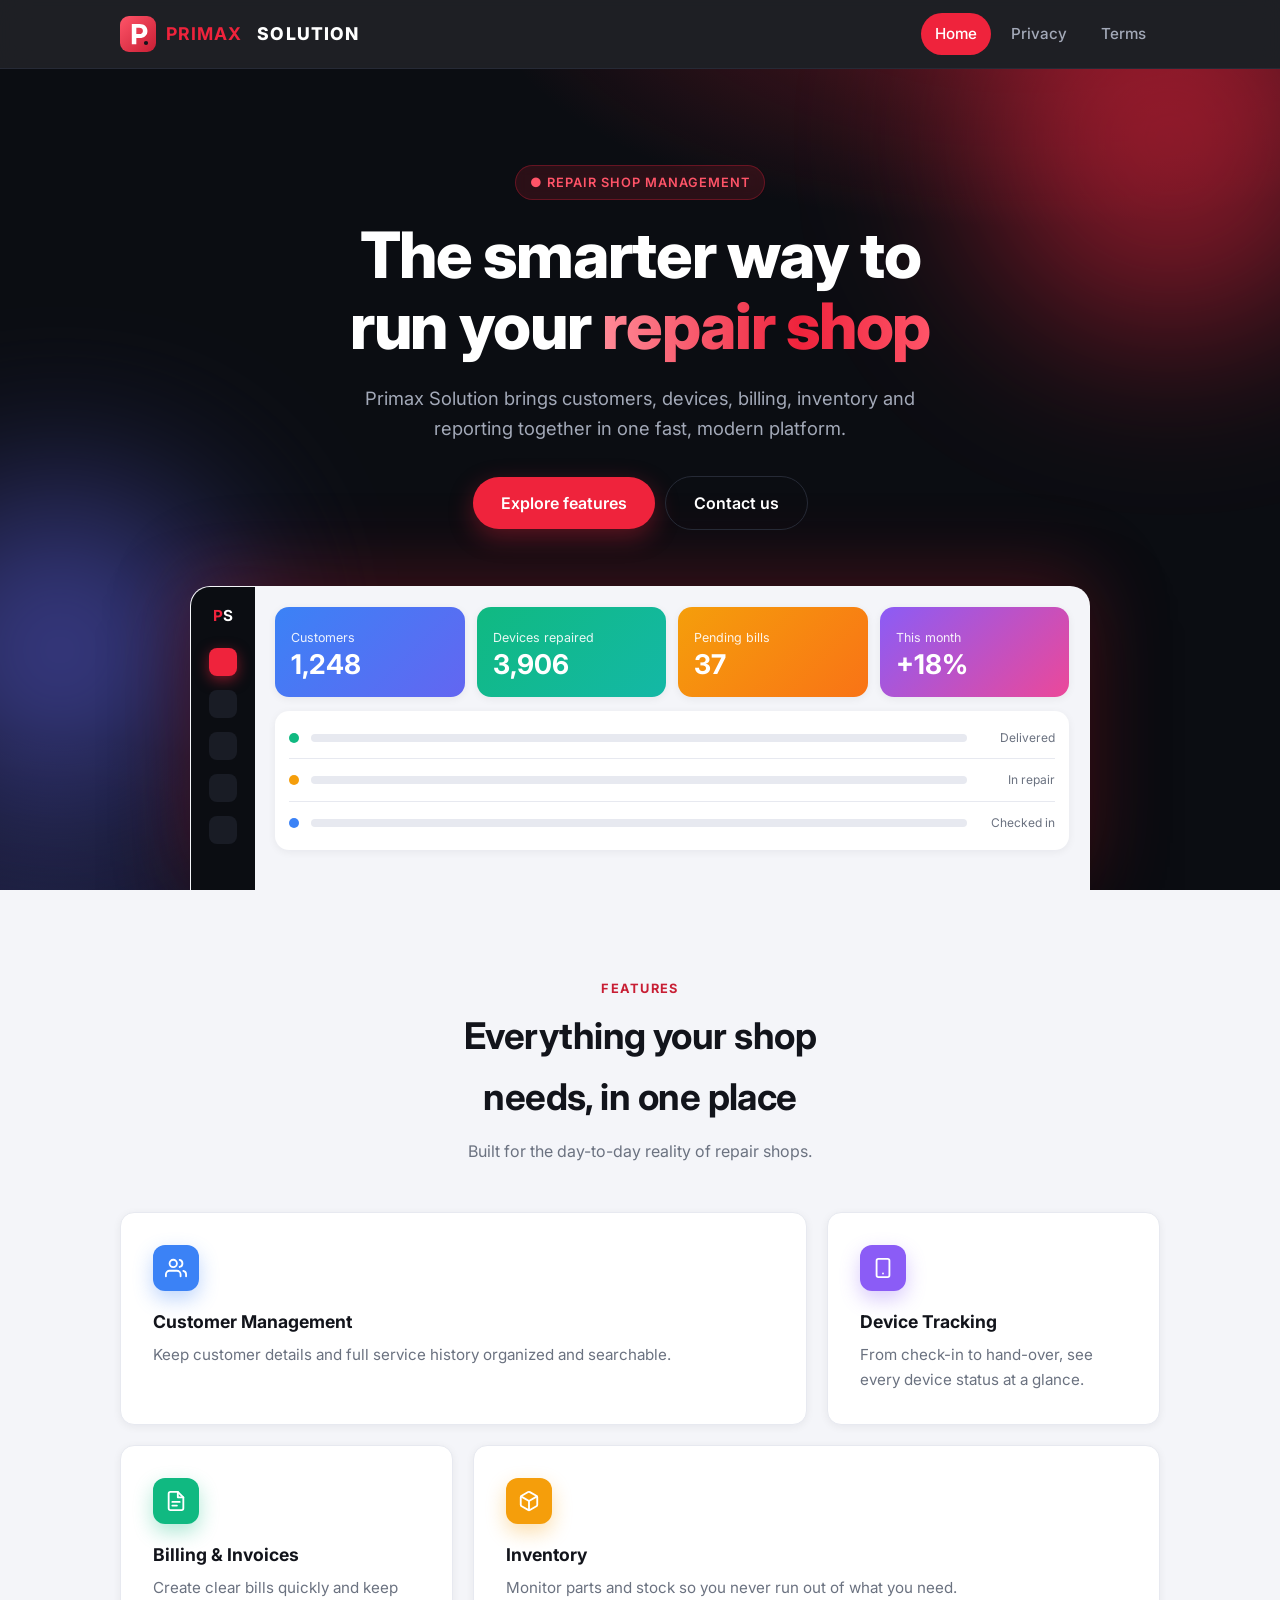
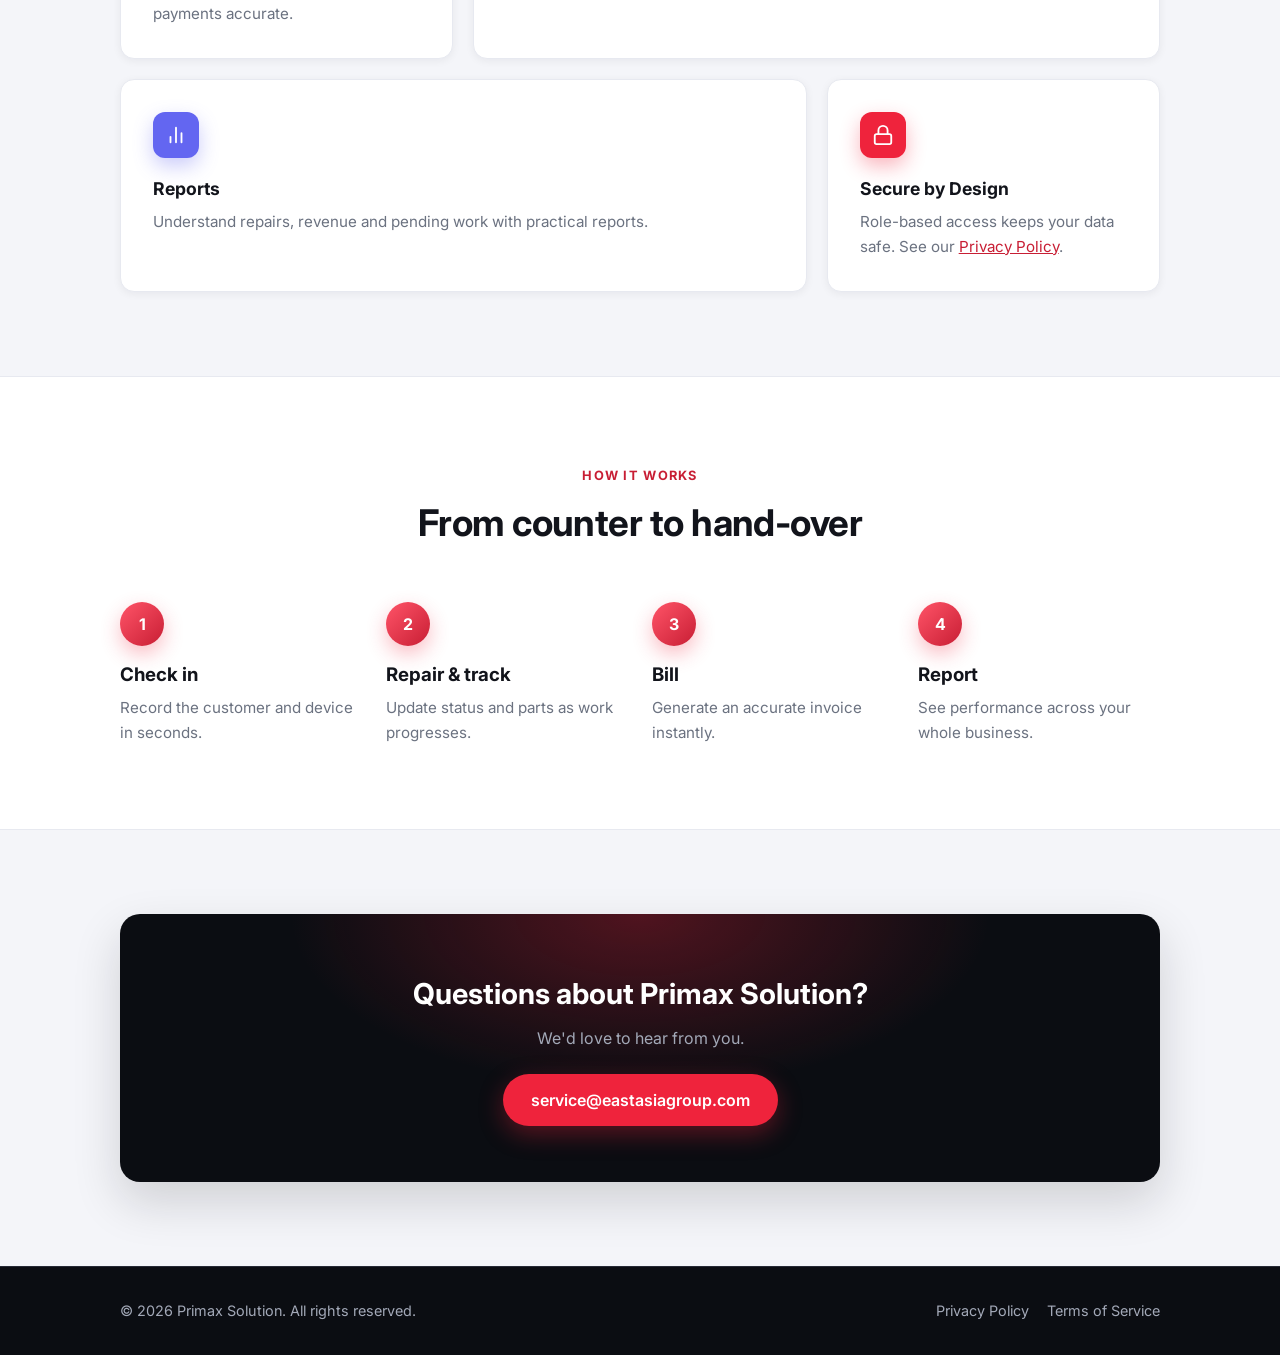
<file: index.html>
<!DOCTYPE html>
<html lang="en">
<head>
<meta charset="UTF-8">
<meta name="viewport" content="width=device-width, initial-scale=1">
<title>Primax Solution – Repair Shop Management Software</title>
<meta name="description" content="Primax Solution helps repair shops manage customers, devices, billing, inventory and reports in one place.">
<link rel="preconnect" href="https://fonts.googleapis.com">
<link rel="preconnect" href="https://fonts.gstatic.com" crossorigin>
<link href="https://fonts.googleapis.com/css2?family=Inter:wght@400;500;600;700;800&display=swap" rel="stylesheet">
<link rel="icon" type="image/png" href="assets/favicon.png">
<link rel="apple-touch-icon" href="assets/apple-touch-icon.png">
<link rel="stylesheet" href="style.css">
</head>
<body>
<header class="site"><div class="container">
<a class="logo" href="index.html"><img src="assets/logo.svg" alt="" width="36" height="36"><b>PRIMAX</b><span class="sol">&nbsp;SOLUTION</span></a>
<nav>
<a href="index.html" class="active">Home</a>
<a href="privacy-policy.html">Privacy</a>
<a href="terms-of-service.html">Terms</a>
</nav></div></header>
<section class="hero"><span class="orb o1"></span><span class="orb o2"></span><div class="container">
<span class="eyebrow">&#9679; Repair shop management</span>
<h1>The smarter way to run your <em>repair shop</em></h1>
<p class="lead">Primax Solution brings customers, devices, billing, inventory and reporting together in one fast, modern platform.</p>
<a class="btn btn-primary" href="#features">Explore features</a><a class="btn btn-ghost" href="#contact">Contact us</a>
<div class="mock">
<div class="mock-side"><b>P<span>S</span></b><i class="on"></i><i></i><i></i><i></i><i></i></div>
<div class="mock-main">
<div class="stats">
<div class="stat s1"><span>Customers</span><b>1,248</b></div>
<div class="stat s2"><span>Devices repaired</span><b>3,906</b></div>
<div class="stat s3"><span>Pending bills</span><b>37</b></div>
<div class="stat s4"><span>This month</span><b>+18%</b></div>
</div>
<div class="rows"><div><em class="d g"></em><u></u><s>Delivered</s></div><div><em class="d a"></em><u></u><s>In repair</s></div><div><em class="d b"></em><u></u><s>Checked in</s></div></div>
</div></div>
<p class="note">Illustrative preview</p>
</div></section>
<section class="block" id="features"><div class="container">
<div class="head reveal"><span class="tag">Features</span><h2>Everything your shop needs, in one place</h2><p>Built for the day-to-day reality of repair shops.</p></div>
<div class="bento">
<div class="card reveal wide"><div class="icon" style="background:#3b82f6;box-shadow:0 8px 20px #3b82f655"><svg viewBox="0 0 24 24"><path d="M17 21v-2a4 4 0 0 0-4-4H5a4 4 0 0 0-4 4v2"/><circle cx="9" cy="7" r="4"/><path d="M23 21v-2a4 4 0 0 0-3-3.87M16 3.13a4 4 0 0 1 0 7.75"/></svg></div><h3>Customer Management</h3><p>Keep customer details and full service history organized and searchable.</p></div>
<div class="card reveal "><div class="icon" style="background:#8b5cf6;box-shadow:0 8px 20px #8b5cf655"><svg viewBox="0 0 24 24"><rect x="5" y="2" width="14" height="20" rx="2"/><path d="M12 18h.01"/></svg></div><h3>Device Tracking</h3><p>From check-in to hand-over, see every device status at a glance.</p></div>
<div class="card reveal "><div class="icon" style="background:#10b981;box-shadow:0 8px 20px #10b98155"><svg viewBox="0 0 24 24"><path d="M14 2H6a2 2 0 0 0-2 2v16a2 2 0 0 0 2 2h12a2 2 0 0 0 2-2V8z"/><path d="M14 2v6h6M8 13h8M8 17h5"/></svg></div><h3>Billing &amp; Invoices</h3><p>Create clear bills quickly and keep payments accurate.</p></div>
<div class="card reveal wide"><div class="icon" style="background:#f59e0b;box-shadow:0 8px 20px #f59e0b55"><svg viewBox="0 0 24 24"><path d="M21 16V8a2 2 0 0 0-1-1.73l-7-4a2 2 0 0 0-2 0l-7 4A2 2 0 0 0 3 8v8a2 2 0 0 0 1 1.73l7 4a2 2 0 0 0 2 0l7-4A2 2 0 0 0 21 16z"/><path d="M3.27 6.96 12 12.01l8.73-5.05M12 22.08V12"/></svg></div><h3>Inventory</h3><p>Monitor parts and stock so you never run out of what you need.</p></div>
<div class="card reveal wide"><div class="icon" style="background:#6366f1;box-shadow:0 8px 20px #6366f155"><svg viewBox="0 0 24 24"><path d="M18 20V10M12 20V4M6 20v-6"/></svg></div><h3>Reports</h3><p>Understand repairs, revenue and pending work with practical reports.</p></div>
<div class="card reveal "><div class="icon" style="background:#ef233c;box-shadow:0 8px 20px #ef233c55"><svg viewBox="0 0 24 24"><rect x="3" y="11" width="18" height="11" rx="2"/><path d="M7 11V7a5 5 0 0 1 10 0v4"/></svg></div><h3>Secure by Design</h3><p>Role-based access keeps your data safe. See our <a href="privacy-policy.html">Privacy Policy</a>.</p></div>
</div></div></section>
<section class="block steps-sec"><div class="container">
<div class="head reveal"><span class="tag">How it works</span><h2>From counter to hand-over</h2></div>
<div class="steps">
<div class="step reveal"><span>1</span><h3>Check in</h3><p>Record the customer and device in seconds.</p></div>
<div class="step reveal"><span>2</span><h3>Repair &amp; track</h3><p>Update status and parts as work progresses.</p></div>
<div class="step reveal"><span>3</span><h3>Bill</h3><p>Generate an accurate invoice instantly.</p></div>
<div class="step reveal"><span>4</span><h3>Report</h3><p>See performance across your whole business.</p></div>
</div></div></section>
<section class="block" id="contact"><div class="container">
<div class="cta reveal"><h2>Questions about Primax Solution?</h2><p>We'd love to hear from you.</p>
<a class="btn btn-primary" href="mailto:service@eastasiagroup.com">service@eastasiagroup.com</a></div>
</div></section>
<script>
const io=new IntersectionObserver(e=>e.forEach(x=>{if(x.isIntersecting){x.target.classList.add('in');io.unobserve(x.target)}}),{threshold:.12});
document.querySelectorAll('.reveal').forEach(el=>io.observe(el));
</script>
<footer class="site"><div class="container">
<div>&copy; <script>document.write(new Date().getFullYear())</script> Primax Solution. All rights reserved.</div>
<div><a href="privacy-policy.html">Privacy Policy</a><a href="terms-of-service.html">Terms of Service</a></div>
</div></footer>
</body></html>
</file>
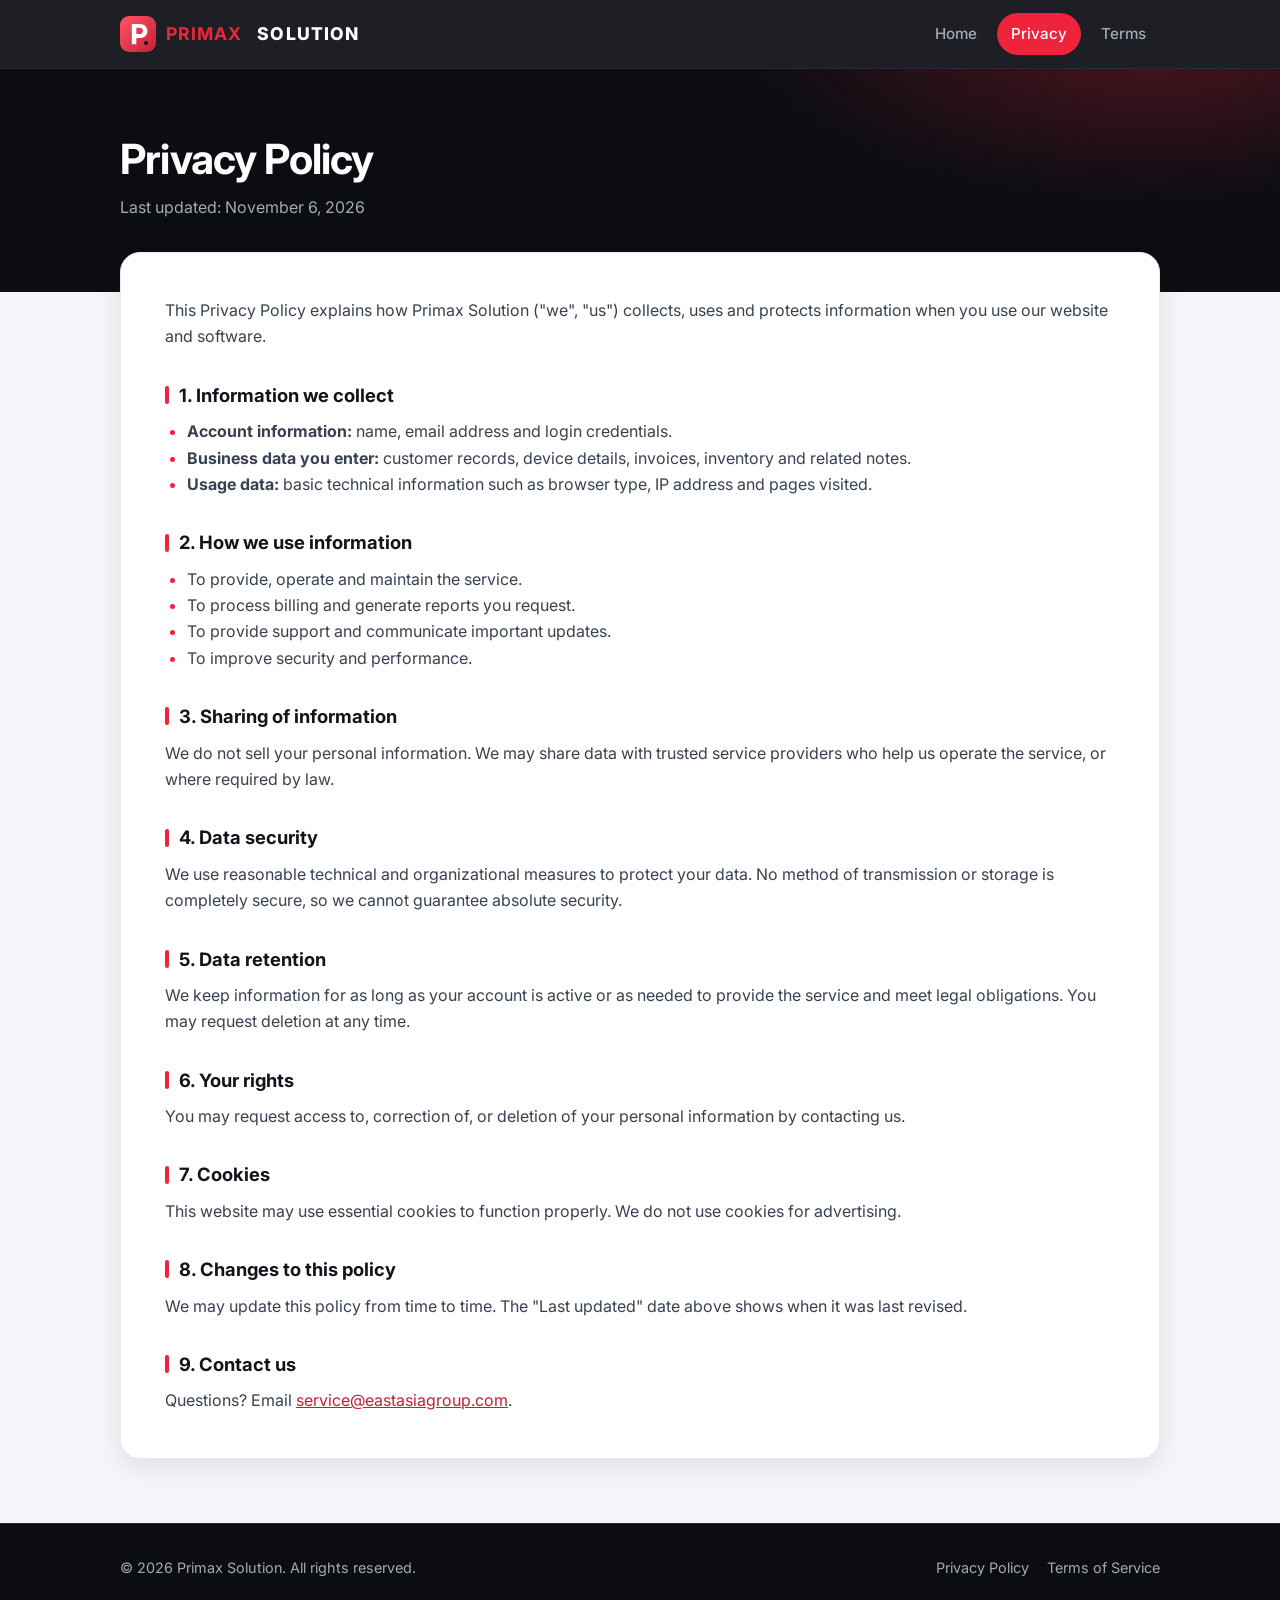
<file: privacy-policy.html>
<!DOCTYPE html>
<html lang="en">
<head>
<meta charset="UTF-8">
<meta name="viewport" content="width=device-width, initial-scale=1">
<title>Privacy Policy – Primax Solution</title>
<meta name="description" content="How Primax Solution collects, uses and protects your information.">
<link rel="preconnect" href="https://fonts.googleapis.com">
<link rel="preconnect" href="https://fonts.gstatic.com" crossorigin>
<link href="https://fonts.googleapis.com/css2?family=Inter:wght@400;500;600;700;800&display=swap" rel="stylesheet">
<link rel="icon" type="image/png" href="assets/favicon.png">
<link rel="apple-touch-icon" href="assets/apple-touch-icon.png">
<link rel="stylesheet" href="style.css">
</head>
<body>
<header class="site"><div class="container">
<a class="logo" href="index.html"><img src="assets/logo.svg" alt="" width="36" height="36"><b>PRIMAX</b><span class="sol">&nbsp;SOLUTION</span></a>
<nav>
<a href="index.html">Home</a>
<a href="privacy-policy.html" class="active">Privacy</a>
<a href="terms-of-service.html">Terms</a>
</nav></div></header>
<div class="page-head"><div class="container"><h1>Privacy Policy</h1><p>Last updated: November 6, 2026</p></div></div>
<main class="doc"><div class="container"><div class="paper">
<p>This Privacy Policy explains how Primax Solution ("we", "us") collects, uses and protects information when you use our website and software.</p>
<h2>1. Information we collect</h2>
<ul>
<li><strong>Account information:</strong> name, email address and login credentials.</li>
<li><strong>Business data you enter:</strong> customer records, device details, invoices, inventory and related notes.</li>
<li><strong>Usage data:</strong> basic technical information such as browser type, IP address and pages visited.</li>
</ul>
<h2>2. How we use information</h2>
<ul>
<li>To provide, operate and maintain the service.</li>
<li>To process billing and generate reports you request.</li>
<li>To provide support and communicate important updates.</li>
<li>To improve security and performance.</li>
</ul>
<h2>3. Sharing of information</h2>
<p>We do not sell your personal information. We may share data with trusted service providers who help us operate the service, or where required by law.</p>
<h2>4. Data security</h2>
<p>We use reasonable technical and organizational measures to protect your data. No method of transmission or storage is completely secure, so we cannot guarantee absolute security.</p>
<h2>5. Data retention</h2>
<p>We keep information for as long as your account is active or as needed to provide the service and meet legal obligations. You may request deletion at any time.</p>
<h2>6. Your rights</h2>
<p>You may request access to, correction of, or deletion of your personal information by contacting us.</p>
<h2>7. Cookies</h2>
<p>This website may use essential cookies to function properly. We do not use cookies for advertising.</p>
<h2>8. Changes to this policy</h2>
<p>We may update this policy from time to time. The "Last updated" date above shows when it was last revised.</p>
<h2>9. Contact us</h2>
<p>Questions? Email <a href="mailto:service@eastasiagroup.com">service@eastasiagroup.com</a>.</p>
</div></div></main>
<footer class="site"><div class="container">
<div>&copy; <script>document.write(new Date().getFullYear())</script> Primax Solution. All rights reserved.</div>
<div><a href="privacy-policy.html">Privacy Policy</a><a href="terms-of-service.html">Terms of Service</a></div>
</div></footer>
</body></html>
</file>
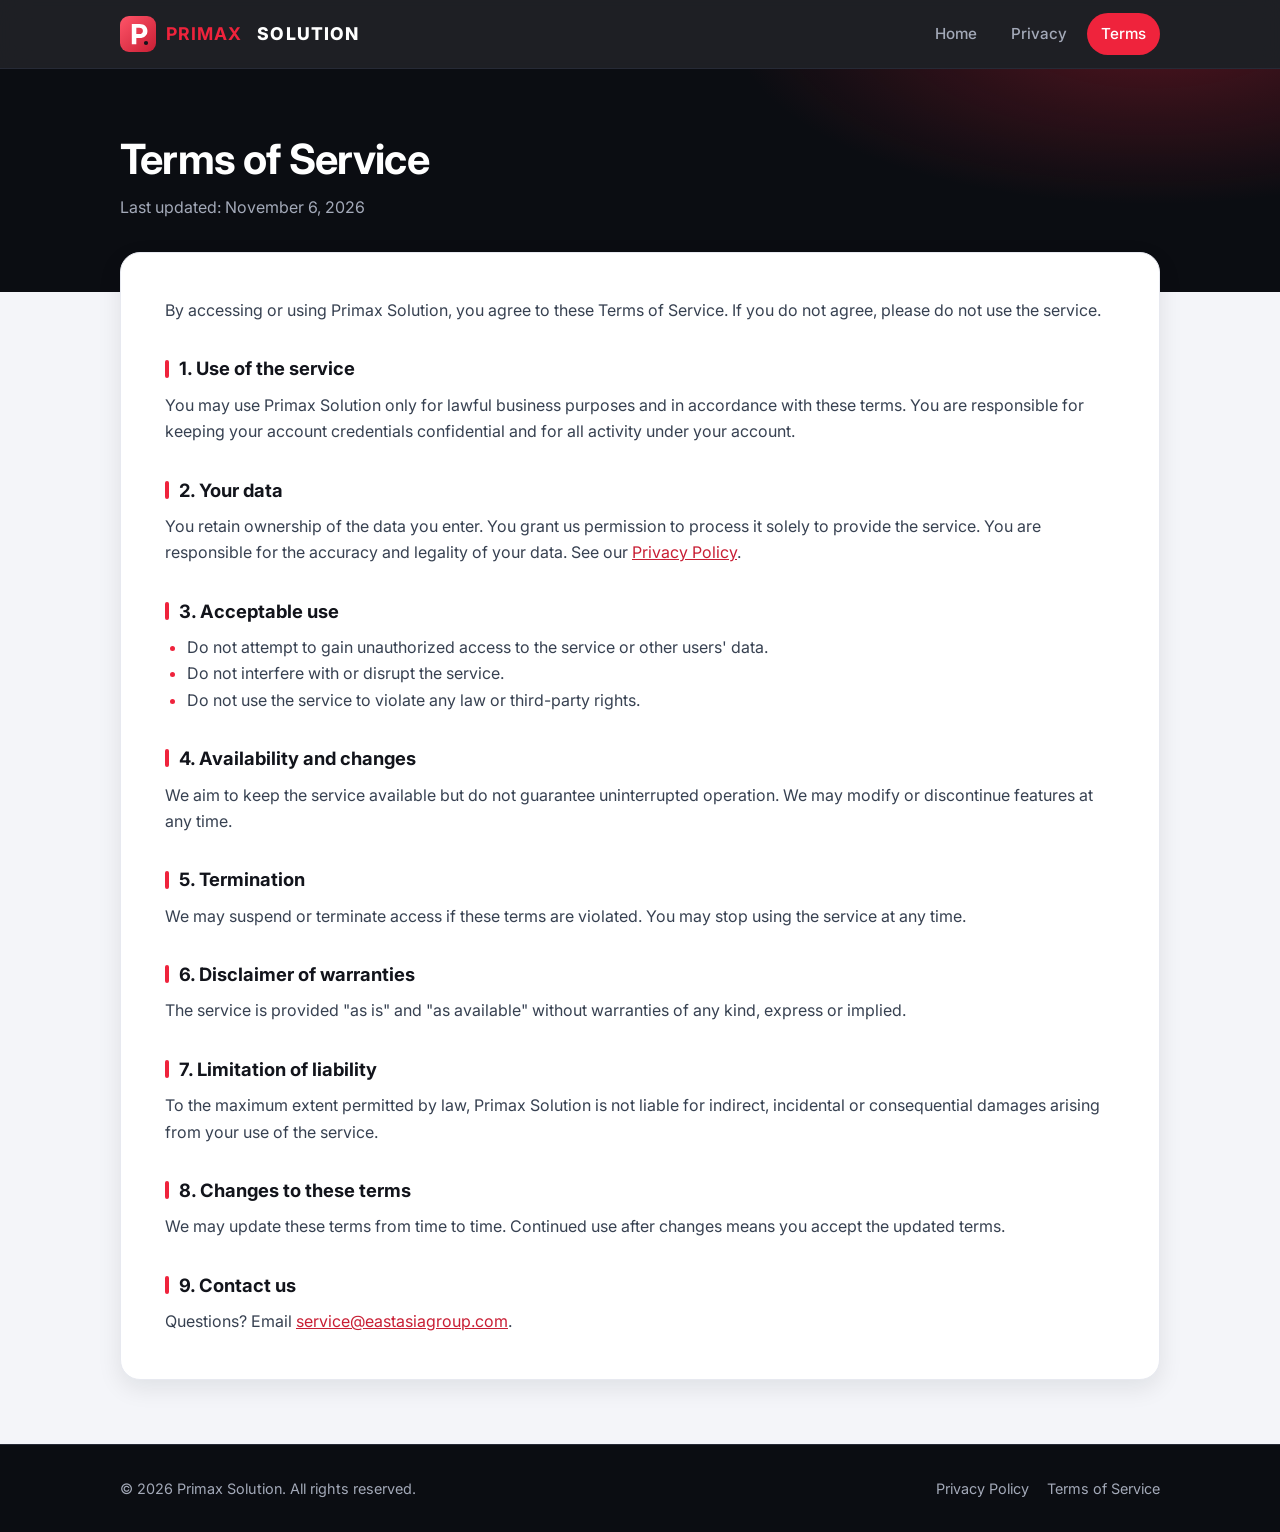
<file: terms-of-service.html>
<!DOCTYPE html>
<html lang="en">
<head>
<meta charset="UTF-8">
<meta name="viewport" content="width=device-width, initial-scale=1">
<title>Terms of Service – Primax Solution</title>
<meta name="description" content="The terms that govern your use of Primax Solution.">
<link rel="preconnect" href="https://fonts.googleapis.com">
<link rel="preconnect" href="https://fonts.gstatic.com" crossorigin>
<link href="https://fonts.googleapis.com/css2?family=Inter:wght@400;500;600;700;800&display=swap" rel="stylesheet">
<link rel="icon" type="image/png" href="assets/favicon.png">
<link rel="apple-touch-icon" href="assets/apple-touch-icon.png">
<link rel="stylesheet" href="style.css">
</head>
<body>
<header class="site"><div class="container">
<a class="logo" href="index.html"><img src="assets/logo.svg" alt="" width="36" height="36"><b>PRIMAX</b><span class="sol">&nbsp;SOLUTION</span></a>
<nav>
<a href="index.html">Home</a>
<a href="privacy-policy.html">Privacy</a>
<a href="terms-of-service.html" class="active">Terms</a>
</nav></div></header>
<div class="page-head"><div class="container"><h1>Terms of Service</h1><p>Last updated: November 6, 2026</p></div></div>
<main class="doc"><div class="container"><div class="paper">
<p>By accessing or using Primax Solution, you agree to these Terms of Service. If you do not agree, please do not use the service.</p>
<h2>1. Use of the service</h2>
<p>You may use Primax Solution only for lawful business purposes and in accordance with these terms. You are responsible for keeping your account credentials confidential and for all activity under your account.</p>
<h2>2. Your data</h2>
<p>You retain ownership of the data you enter. You grant us permission to process it solely to provide the service. You are responsible for the accuracy and legality of your data. See our <a href="privacy-policy.html">Privacy Policy</a>.</p>
<h2>3. Acceptable use</h2>
<ul>
<li>Do not attempt to gain unauthorized access to the service or other users' data.</li>
<li>Do not interfere with or disrupt the service.</li>
<li>Do not use the service to violate any law or third-party rights.</li>
</ul>
<h2>4. Availability and changes</h2>
<p>We aim to keep the service available but do not guarantee uninterrupted operation. We may modify or discontinue features at any time.</p>
<h2>5. Termination</h2>
<p>We may suspend or terminate access if these terms are violated. You may stop using the service at any time.</p>
<h2>6. Disclaimer of warranties</h2>
<p>The service is provided "as is" and "as available" without warranties of any kind, express or implied.</p>
<h2>7. Limitation of liability</h2>
<p>To the maximum extent permitted by law, Primax Solution is not liable for indirect, incidental or consequential damages arising from your use of the service.</p>
<h2>8. Changes to these terms</h2>
<p>We may update these terms from time to time. Continued use after changes means you accept the updated terms.</p>
<h2>9. Contact us</h2>
<p>Questions? Email <a href="mailto:service@eastasiagroup.com">service@eastasiagroup.com</a>.</p>
</div></div></main>
<footer class="site"><div class="container">
<div>&copy; <script>document.write(new Date().getFullYear())</script> Primax Solution. All rights reserved.</div>
<div><a href="privacy-policy.html">Privacy Policy</a><a href="terms-of-service.html">Terms of Service</a></div>
</div></footer>
</body></html>
</file>
<file: style.css>
:root{
--ink-900:#0b0d12;--ink-800:#12141b;--ink-700:#191c25;--ink-border:#262a36;
--bg:#f4f5f9;--surface:#fff;--border:#e7e9f0;
--brand:#ef233c;--brand-dark:#c81e34;--brand-light:#ff5468;--brand-50:#fff1f2;
--blue:#3b82f6;--green:#10b981;--amber:#f59e0b;--purple:#8b5cf6;--teal:#14b8a6;--indigo:#6366f1;
--text:#12141b;--muted:#6b7280;
--radius:14px;--radius-lg:20px;
--shadow-sm:0 2px 8px rgba(16,18,27,.06);--shadow-md:0 8px 24px rgba(16,18,27,.09);--shadow-lg:0 20px 48px rgba(16,18,27,.16);
--ease:cubic-bezier(.4,0,.2,1)}
*{box-sizing:border-box;margin:0;padding:0}
html{scroll-behavior:smooth}
body{font-family:'Inter',-apple-system,BlinkMacSystemFont,"Segoe UI",Roboto,Helvetica,Arial,sans-serif;color:var(--text);background:var(--bg);line-height:1.65;-webkit-font-smoothing:antialiased}
a{color:var(--brand-dark)}
.container{max-width:1080px;margin:0 auto;padding:0 20px}

/* header */
header.site{background:rgba(11,13,18,.92);backdrop-filter:blur(14px);-webkit-backdrop-filter:blur(14px);border-bottom:1px solid var(--ink-border);position:sticky;top:0;z-index:20}
header.site .container{display:flex;align-items:center;justify-content:space-between;height:68px}
.logo{display:flex;align-items:center;gap:10px;font-weight:800;font-size:1.1rem;color:#fff;text-decoration:none;letter-spacing:.06em}
.logo img{border-radius:9px}
.logo b{color:var(--brand)}
nav{display:flex;gap:6px}
nav a{padding:8px 14px;border-radius:999px;text-decoration:none;color:#a3a9b8;font-weight:500;font-size:.95rem;transition:all .2s var(--ease)}
nav a:hover{color:#fff;background:var(--ink-700)}
nav a.active{color:#fff;background:var(--brand)}

/* hero */
.hero{position:relative;overflow:hidden;background:radial-gradient(900px 400px at 80% -10%,rgba(239,35,60,.35),transparent 60%),radial-gradient(700px 400px at 0% 110%,rgba(99,102,241,.25),transparent 60%),var(--ink-900);color:#fff;padding:88px 0 0}
.hero .container{text-align:center}
.eyebrow{display:inline-block;padding:6px 14px;border-radius:999px;background:rgba(239,35,60,.14);color:var(--brand-light);font-size:.8rem;font-weight:600;letter-spacing:.08em;text-transform:uppercase;margin-bottom:20px;border:1px solid rgba(239,35,60,.3)}
.hero h1{font-size:clamp(2.2rem,5.5vw,3.6rem);line-height:1.1;font-weight:800;letter-spacing:-.02em;margin-bottom:18px}
.hero h1 em{font-style:normal;background:linear-gradient(90deg,var(--brand-light),var(--brand));-webkit-background-clip:text;background-clip:text;color:transparent}
.hero p.lead{max-width:600px;margin:0 auto 32px;font-size:1.15rem;color:#a3a9b8}
.btn{display:inline-block;padding:13px 28px;border-radius:999px;font-weight:600;text-decoration:none;transition:all .2s var(--ease)}
.btn-primary{background:var(--brand);color:#fff;box-shadow:0 8px 24px rgba(239,35,60,.35)}
.btn-primary:hover{background:var(--brand-dark);transform:translateY(-2px)}
.btn-ghost{color:#fff;border:1px solid var(--ink-border);margin-left:10px}
.btn-ghost:hover{background:var(--ink-700)}

/* sections */
section.block{padding:84px 0}
.head{text-align:center;max-width:620px;margin:0 auto 48px}
.head .tag{color:var(--brand-dark);font-weight:700;font-size:.8rem;letter-spacing:.1em;text-transform:uppercase}
.head h2{font-size:clamp(1.7rem,3.5vw,2.3rem);letter-spacing:-.015em;margin:6px 0 10px}
.head p{color:var(--muted)}
.grid{display:grid;grid-template-columns:repeat(auto-fit,minmax(290px,1fr));gap:20px}
.card{background:var(--surface);border:1px solid var(--border);border-radius:var(--radius);padding:28px;box-shadow:var(--shadow-sm);transition:all .25s var(--ease)}
.card:hover{transform:translateY(-4px);box-shadow:var(--shadow-md)}
.icon{width:46px;height:46px;border-radius:12px;display:grid;place-items:center;margin-bottom:16px;color:#fff}
.icon svg{width:22px;height:22px;stroke:#fff;fill:none;stroke-width:2;stroke-linecap:round;stroke-linejoin:round}
.card h3{font-size:1.1rem;margin-bottom:6px}
.card p{color:var(--muted);font-size:.95rem}
.cta{background:var(--ink-900);color:#fff;text-align:center;border-radius:var(--radius-lg);padding:56px 24px;background:radial-gradient(500px 250px at 50% 0,rgba(239,35,60,.3),transparent 70%),var(--ink-900)}
.cta h2{font-size:1.8rem;margin-bottom:8px}
.cta p{color:#a3a9b8;margin-bottom:22px}
.cta a.mail{color:#fff}

/* legal pages */
.page-head{background:radial-gradient(700px 300px at 90% -20%,rgba(239,35,60,.3),transparent 60%),var(--ink-900);color:#fff;padding:56px 0 72px}
.page-head h1{font-size:clamp(1.9rem,4vw,2.6rem);letter-spacing:-.02em}
.page-head p{color:#a3a9b8}
.doc{margin-top:-40px;padding-bottom:64px}
.doc .paper{background:var(--surface);border:1px solid var(--border);border-radius:var(--radius-lg);padding:44px;box-shadow:var(--shadow-md)}
.doc h2{font-size:1.15rem;margin:30px 0 8px;display:flex;align-items:center;gap:10px}
.doc>.container>.paper>p:first-child{margin-bottom:6px}
.doc h2::before{content:"";width:4px;height:18px;border-radius:2px;background:var(--brand)}
.doc p,.doc li{color:#374151}
.doc ul{margin:8px 0 8px 22px}
.doc li::marker{color:var(--brand)}

footer.site{background:var(--ink-900);border-top:1px solid var(--ink-border);color:#a3a9b8;padding:32px 0;font-size:.9rem}
footer.site .container{display:flex;flex-wrap:wrap;gap:12px;justify-content:space-between}
footer.site a{color:#a3a9b8;margin-left:18px;text-decoration:none}
footer.site a:hover{color:var(--brand-light)}
@media(max-width:600px){.doc .paper{padding:24px}.hero{padding-top:56px}nav a{padding:6px 10px;font-size:.88rem}.btn-ghost{margin:10px 0 0}.logo span.sol{display:none}}

/* ---- modern pass ---- */
.hero{padding:96px 0 0}
.orb{position:absolute;border-radius:50%;filter:blur(90px);opacity:.55;pointer-events:none;animation:float 12s ease-in-out infinite}
.o1{width:380px;height:380px;background:#ef233c;top:-120px;right:-80px}
.o2{width:320px;height:320px;background:#6366f1;bottom:80px;left:-100px;animation-delay:-6s}
@keyframes float{50%{transform:translate(30px,-30px)}}
.hero .container{position:relative;z-index:1}
.hero h1{font-size:clamp(2.3rem,6vw,4rem)}
.hero h1 em{background-image:linear-gradient(90deg,#ff8a97,#ef233c 60%,#ff5468);-webkit-background-clip:text;background-clip:text;color:transparent;-webkit-text-fill-color:transparent}
.eyebrow{backdrop-filter:blur(6px)}
.mock{display:flex;margin:56px auto 0;max-width:900px;border-radius:20px 20px 0 0;background:#f4f5f9;overflow:hidden;box-shadow:0 -10px 80px rgba(239,35,60,.25),0 30px 80px rgba(0,0,0,.5);border:1px solid rgba(255,255,255,.12);border-bottom:0;text-align:left}
.mock-side{width:64px;background:var(--ink-900);padding:16px 0;display:flex;flex-direction:column;align-items:center;gap:14px}
.mock-side b{color:var(--brand);font-size:.95rem;margin-bottom:6px}.mock-side b span{color:#fff}
.mock-side i{width:28px;height:28px;border-radius:8px;background:var(--ink-700)}
.mock-side i.on{background:var(--brand);box-shadow:0 4px 14px rgba(239,35,60,.5)}
.mock-main{flex:1;padding:20px}
.stats{display:grid;grid-template-columns:repeat(auto-fit,minmax(140px,1fr));gap:12px;margin-bottom:14px}
.stat{border-radius:14px;padding:16px;color:#fff;box-shadow:var(--shadow-sm)}
.stat b{display:block;font-size:1.7rem;line-height:1.15}
.stat span{font-size:.78rem;opacity:.9}
.s1{background:linear-gradient(135deg,#3b82f6,#6366f1)}.s2{background:linear-gradient(135deg,#10b981,#14b8a6)}
.s3{background:linear-gradient(135deg,#f59e0b,#f97316)}.s4{background:linear-gradient(135deg,#8b5cf6,#ec4899)}
.rows{background:#fff;border-radius:14px;padding:6px 14px;margin-bottom:20px;box-shadow:var(--shadow-sm)}
.rows div{display:flex;align-items:center;gap:12px;padding:11px 0;border-bottom:1px solid var(--border)}
.rows div:last-child{border:0}
.rows u{flex:1;height:8px;border-radius:4px;background:#e7e9f0}
.rows s{text-decoration:none;font-size:.75rem;color:var(--muted);width:76px;text-align:right}
.d{width:10px;height:10px;border-radius:50%}.d.g{background:var(--green)}.d.a{background:var(--amber)}.d.b{background:var(--blue)}
.note{display:none}
.bento{display:grid;grid-template-columns:repeat(3,1fr);gap:20px}
.bento .wide{grid-column:span 2}
.bento .card{position:relative;overflow:hidden;padding:32px}
.bento .card::after{content:"";position:absolute;inset:0;background:radial-gradient(300px 120px at 100% 0,rgba(239,35,60,.07),transparent);opacity:0;transition:opacity .3s}
.bento .card:hover::after{opacity:1}
.steps-sec{background:#fff;border-top:1px solid var(--border);border-bottom:1px solid var(--border)}
.steps{display:grid;grid-template-columns:repeat(auto-fit,minmax(200px,1fr));gap:24px}
.step span{display:grid;place-items:center;width:44px;height:44px;border-radius:50%;background:linear-gradient(135deg,var(--brand-light),var(--brand-dark));color:#fff;font-weight:700;margin-bottom:14px;box-shadow:0 8px 20px rgba(239,35,60,.3)}
.step h3{margin-bottom:4px}.step p{color:var(--muted);font-size:.95rem}
.cta{box-shadow:var(--shadow-lg)}
.reveal{opacity:0;transform:translateY(24px);transition:opacity .7s var(--ease),transform .7s var(--ease)}
.reveal.in{opacity:1;transform:none}
.card.reveal.in:hover{transform:translateY(-4px)}
@media(prefers-reduced-motion:reduce){.reveal{opacity:1;transform:none;transition:none}.orb{animation:none}}
@media(max-width:800px){.bento{grid-template-columns:1fr}.bento .wide{grid-column:auto}.mock-side{display:none}}

.hero h1,.head h2{text-wrap:balance}
.hero h1{margin-bottom:22px}.hero p.lead{margin-top:6px}
</file>
